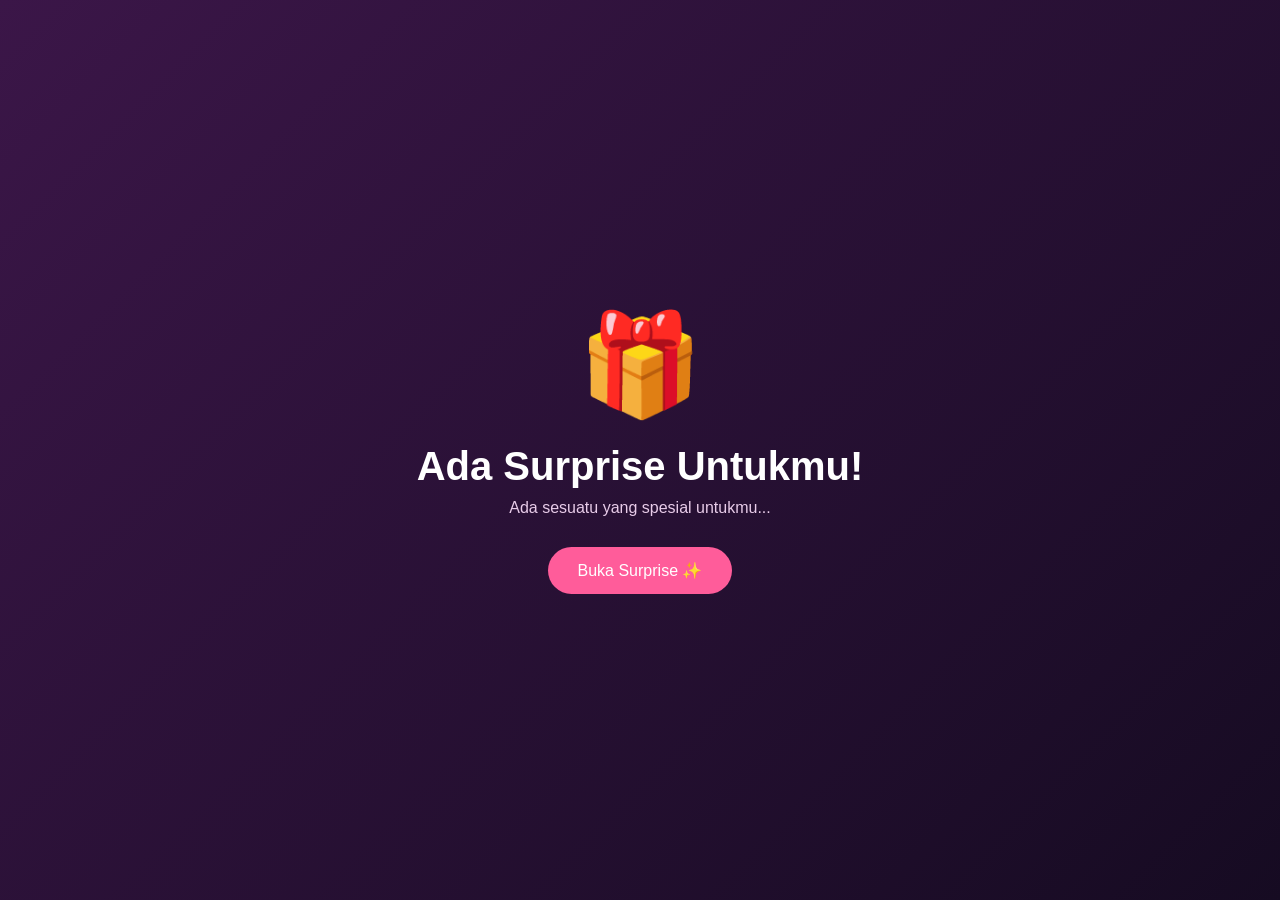
<file: birthday.html>
<!DOCTYPE html>
<html lang="id">

<head>
    <meta charset="UTF-8">
    <meta name="viewport" content="width=device-width, initial-scale=1.0">

    <title>Birthday Surprise 🎂</title>

    <link rel="stylesheet" href="birthday.css">
</head>

<body>

    <input type="checkbox" id="next1">
    <input type="checkbox" id="next2">
    <input type="checkbox" id="next3">


    <!-- PEMBUKA -->

    <section class="opening">

        <div class="gift">
            🎁
        </div>

        <h1>
            Ada Surprise Untukmu!
        </h1>

        <p>
            Ada sesuatu yang spesial untukmu...
        </p>

        <label for="next1" class="button">
            Buka Surprise ✨
        </label>

    </section>


    <!-- ULANG TAHUN -->

    <section class="page birthday">

        <div class="ribbon ribbon1">🎀</div>
        <div class="ribbon ribbon2">🎀</div>
        <div class="ribbon ribbon3">🎀</div>
        <div class="ribbon ribbon4">🎀</div>
        <div class="ribbon ribbon5">🎀</div>

        <div class="card">

            <div class="cake">
                🎂
            </div>

            <h1>
                Happy Birthday!
            </h1>

            <h2>
                Untuk Kamu 💖
            </h2>

            <p>
                Selamat ulang tahun! 🎉
            </p>

            <p>
                Semoga di umur yang baru ini
                kamu selalu diberikan kesehatan,
                kebahagiaan, dan kesuksesan.
            </p>

            <p>
                Semoga semua impian dan
                harapan baikmu bisa tercapai.
                ✨
            </p>

            <label for="next2" class="button">
                NEXT 💖
            </label>

        </div>

    </section>


    <!-- MAKE A WISH -->

    <section class="page wish-page">

        <div class="card">

            <div class="star">
                ✨
            </div>

            <h1>
                Make a Wish
            </h1>

            <p>
                Sekarang waktunya membuat satu harapan.
            </p>

            <p>
                Tuliskan harapanmu di bawah ini.
            </p>

            <textarea
                placeholder="Tulis harapanmu di sini..."
            ></textarea>

            <label for="next3" class="button">
                Kirim Harapan 💌
            </label>

        </div>

    </section>


    <!-- HASIL -->

    <section class="page result-page">

        <div class="card">

            <div class="stars">
                ✨ 🌟 ✨
            </div>

            <h1>
                Semoga Terkabul! 💖
            </h1>

            <p>
                Semoga harapan yang kamu tulis
                bisa menjadi kenyataan.
            </p>

            <p>
                Semoga setiap langkahmu diberikan
                kemudahan, setiap doamu diberikan
                jalan, dan semua impian baikmu
                perlahan menjadi nyata.
            </p>

            <h2>
                Aamiin 🤲✨
            </h2>

            <div class="final">
                Semoga terkabul! 💫
            </div>

            <div class="heart">
                ❤️
            </div>

        </div>

    </section>

</body>

</html>
</file>
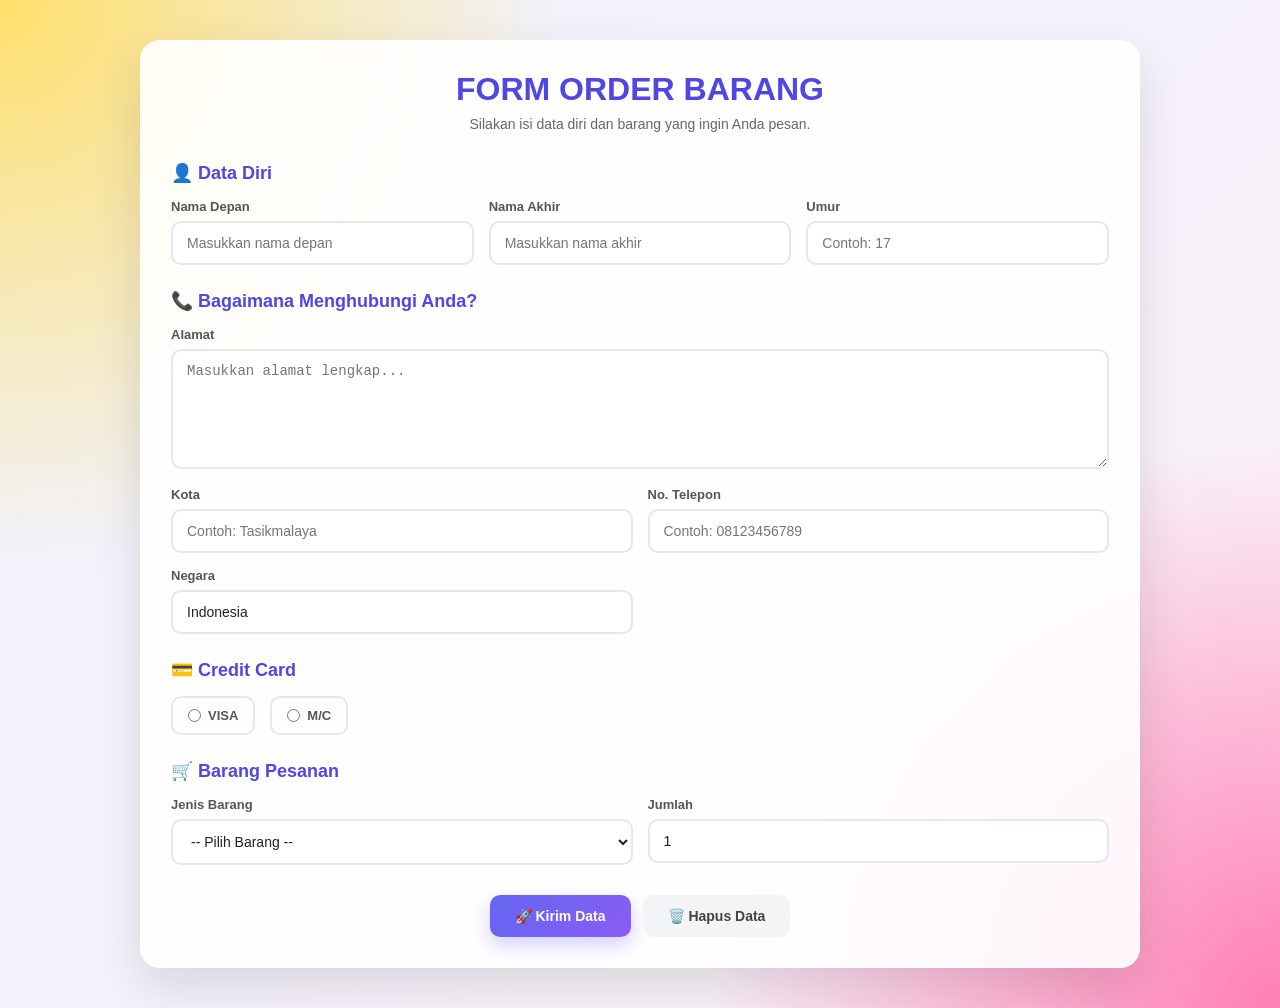
<file: form order.html>
<!DOCTYPE html>
<html lang="id">

<head>
    <meta charset="UTF-8">
    <meta name="viewport" content="width=device-width, initial-scale=1.0">

    <title>Form Order Barang</title>

    <style>
        /* =========================
           RESET
        ========================= */
        * {
            margin: 0;
            padding: 0;
            box-sizing: border-box;
        }

        body {
            font-family: Arial, Helvetica, sans-serif;
            min-height: 100vh;
            padding: 40px 20px;

            background:
                radial-gradient(circle at top left, #ffdf6b, transparent 35%),
                radial-gradient(circle at bottom right, #ff7eb3, transparent 35%),
                linear-gradient(135deg, #eef2ff, #fdf2f8);

            color: #222;
        }

        /* =========================
           CONTAINER
        ========================= */
        .container {
            max-width: 1000px;
            margin: auto;

            background: rgba(255, 255, 255, 0.9);
            backdrop-filter: blur(12px);

            border-radius: 20px;
            padding: 30px;

            box-shadow:
                0 20px 50px rgba(0, 0, 0, 0.12);

            border: 1px solid rgba(255, 255, 255, 0.8);
        }

        /* =========================
           HEADER
        ========================= */
        .header {
            text-align: center;
            margin-bottom: 30px;
        }

        .header h1 {
            font-size: 32px;
            color: #4f46e5;
            margin-bottom: 8px;
        }

        .header p {
            color: #666;
            font-size: 14px;
        }

        /* =========================
           FORM
        ========================= */
        form {
            width: 100%;
        }

        .section {
            margin-bottom: 25px;
        }

        .section-title {
            font-size: 18px;
            font-weight: bold;
            color: #4f46e5;
            margin-bottom: 15px;
        }

        .form-grid {
            display: grid;
            grid-template-columns: repeat(3, 1fr);
            gap: 15px;
        }

        .form-group {
            display: flex;
            flex-direction: column;
            gap: 7px;
        }

        label {
            font-size: 13px;
            font-weight: bold;
            color: #555;
        }

        input,
        textarea,
        select {
            width: 100%;
            padding: 12px 14px;

            border: 2px solid #e5e7eb;
            border-radius: 10px;

            background: #fff;
            color: #222;

            font-size: 14px;

            outline: none;

            transition: 0.25s;
        }

        input:focus,
        textarea:focus,
        select:focus {
            border-color: #6366f1;

            box-shadow:
                0 0 0 4px rgba(99, 102, 241, 0.12);
        }

        textarea {
            resize: vertical;
            min-height: 120px;
        }

        /* =========================
           CONTACT GRID
        ========================= */
        .contact-grid {
            display: grid;
            grid-template-columns: 1fr 1fr;
            gap: 15px;
        }

        /* =========================
           CREDIT CARD
        ========================= */
        .card-options {
            display: flex;
            gap: 15px;
            margin-top: 10px;
        }

        .radio-option {
            display: flex;
            align-items: center;
            gap: 7px;

            padding: 10px 15px;

            border: 2px solid #e5e7eb;
            border-radius: 10px;

            cursor: pointer;

            transition: 0.25s;
        }

        .radio-option:hover {
            border-color: #6366f1;
            background: #f5f3ff;
        }

        .radio-option input {
            width: auto;
        }

        /* =========================
           PRODUCT
        ========================= */
        .product-box {
            display: grid;
            grid-template-columns: 1fr 1fr;
            gap: 15px;
        }

        /* =========================
           BUTTON
        ========================= */
        .buttons {
            display: flex;
            justify-content: center;
            gap: 12px;

            margin-top: 30px;
        }

        button {
            border: none;
            padding: 13px 25px;

            border-radius: 10px;

            font-size: 14px;
            font-weight: bold;

            cursor: pointer;

            transition:
                transform 0.2s,
                box-shadow 0.2s,
                opacity 0.2s;
        }

        button:hover {
            transform: translateY(-2px);
        }

        .btn-submit {
            background: linear-gradient(135deg, #6366f1, #8b5cf6);
            color: white;

            box-shadow:
                0 8px 20px rgba(99, 102, 241, 0.3);
        }

        .btn-reset {
            background: #f3f4f6;
            color: #444;
        }

        .btn-reset:hover {
            background: #e5e7eb;
        }

        /* =========================
           MESSAGE
        ========================= */
        #message {
            display: none;

            margin-top: 20px;
            padding: 15px;

            border-radius: 10px;

            text-align: center;
            font-size: 14px;
            font-weight: bold;
        }

        #message.success {
            display: block;

            background: #dcfce7;
            color: #166534;

            border: 1px solid #86efac;
        }

        /* =========================
           RESPONSIVE
        ========================= */
        @media (max-width: 700px) {

            body {
                padding: 20px 10px;
            }

            .container {
                padding: 20px;
                border-radius: 15px;
            }

            .header h1 {
                font-size: 25px;
            }

            .form-grid,
            .contact-grid,
            .product-box {
                grid-template-columns: 1fr;
            }

            .buttons {
                flex-direction: column;
            }

            button {
                width: 100%;
            }
        }
    </style>
</head>

<body>

    <div class="container">

        <!-- HEADER -->
        <div class="header">
            <h1>FORM ORDER BARANG</h1>
            <p>Silakan isi data diri dan barang yang ingin Anda pesan.</p>
        </div>


        <form id="orderForm">

            <!-- DATA DIRI -->
            <div class="section">

                <div class="section-title">
                    👤 Data Diri
                </div>

                <div class="form-grid">

                    <div class="form-group">
                        <label for="namaDepan">Nama Depan</label>
                        <input
                            type="text"
                            id="namaDepan"
                            placeholder="Masukkan nama depan"
                            required
                        >
                    </div>

                    <div class="form-group">
                        <label for="namaAkhir">Nama Akhir</label>
                        <input
                            type="text"
                            id="namaAkhir"
                            placeholder="Masukkan nama akhir"
                            required
                        >
                    </div>

                    <div class="form-group">
                        <label for="umur">Umur</label>
                        <input
                            type="number"
                            id="umur"
                            placeholder="Contoh: 17"
                            min="1"
                            max="100"
                            required
                        >
                    </div>

                </div>

            </div>


            <!-- KONTAK -->
            <div class="section">

                <div class="section-title">
                    📞 Bagaimana Menghubungi Anda?
                </div>

                <div class="form-group">

                    <label for="alamat">Alamat</label>

                    <textarea
                        id="alamat"
                        placeholder="Masukkan alamat lengkap..."
                        required
                    ></textarea>

                </div>

                <br>

                <div class="contact-grid">

                    <div class="form-group">
                        <label for="kota">Kota</label>

                        <input
                            type="text"
                            id="kota"
                            placeholder="Contoh: Tasikmalaya"
                            required
                        >
                    </div>


                    <div class="form-group">
                        <label for="telepon">No. Telepon</label>

                        <input
                            type="tel"
                            id="telepon"
                            placeholder="Contoh: 08123456789"
                            required
                        >
                    </div>


                    <div class="form-group">
                        <label for="negara">Negara</label>

                        <input
                            type="text"
                            id="negara"
                            value="Indonesia"
                            required
                        >
                    </div>

                </div>

            </div>


            <!-- CREDIT CARD -->
            <div class="section">

                <div class="section-title">
                    💳 Credit Card
                </div>

                <div class="card-options">

                    <label class="radio-option">
                        <input
                            type="radio"
                            name="kartu"
                            value="VISA"
                            required
                        >

                        VISA
                    </label>


                    <label class="radio-option">
                        <input
                            type="radio"
                            name="kartu"
                            value="MasterCard"
                        >

                        M/C
                    </label>

                </div>

            </div>


            <!-- BARANG -->
            <div class="section">

                <div class="section-title">
                    🛒 Barang Pesanan
                </div>

                <div class="product-box">

                    <div class="form-group">

                        <label for="barang">
                            Jenis Barang
                        </label>

                        <select id="barang" required>

                            <option value="">
                                -- Pilih Barang --
                            </option>

                            <option value="Pentium I">
                                Pentium I
                            </option>

                            <option value="Pentium II">
                                Pentium II
                            </option>

                            <option value="Pentium III">
                                Pentium III
                            </option>

                        </select>

                    </div>


                    <div class="form-group">

                        <label for="jumlah">
                            Jumlah
                        </label>

                        <input
                            type="number"
                            id="jumlah"
                            min="1"
                            value="1"
                            required
                        >

                    </div>

                </div>

            </div>


            <!-- BUTTON -->
            <div class="buttons">

                <button
                    type="submit"
                    class="btn-submit"
                >
                    🚀 Kirim Data
                </button>

                <button
                    type="reset"
                    class="btn-reset"
                    id="resetButton"
                >
                    🗑️ Hapus Data
                </button>

            </div>


            <!-- MESSAGE -->
            <div id="message"></div>

        </form>

    </div>


    <!-- =========================
         JAVASCRIPT
    ========================= -->

    <script>

        const form = document.getElementById("orderForm");
        const message = document.getElementById("message");
        const resetButton = document.getElementById("resetButton");


        // Ketika form dikirim
        form.addEventListener("submit", function(event) {

            // Mencegah halaman refresh
            event.preventDefault();

            const namaDepan =
                document.getElementById("namaDepan").value;

            const namaAkhir =
                document.getElementById("namaAkhir").value;

            const barang =
                document.getElementById("barang").value;

            const jumlah =
                document.getElementById("jumlah").value;


            message.className = "success";

            message.innerHTML =
                `✅ Pesanan berhasil dibuat!<br>
                Terima kasih, ${namaDepan} ${namaAkhir}.<br>
                Pesanan: ${barang} (${jumlah} unit).`;

        });


        // Ketika tombol reset ditekan
        resetButton.addEventListener("click", function() {

            message.style.display = "none";

        });

    </script>

</body>

</html>
</file>
<file: birthday.css>
* {
    padding: 0;
    margin: 0;
    box-sizing: border-box;
}

body {
    font-family: Arial, sans-serif;
    overflow: hidden;
}


/* CHECKBOX */

input {
    display: none;
}


/* PEMBUKA */

.opening {
    width: 100%;
    height: 100vh;

    display: flex;
    flex-direction: column;
    justify-content: center;
    align-items: center;

    text-align: center;

    background: linear-gradient(
        135deg,
        #3b1648,
        #160b22
    );

    color: white;

    padding: 20px;
}

.gift {
    font-size: 100px;

    animation: goyang 2s infinite;
}

.opening h1 {
    font-size: 40px;

    margin: 20px 0 10px;
}

.opening p {
    color: #e8cce9;

    margin-bottom: 30px;
}


/* HALAMAN */

.page {
    display: none;

    width: 100%;
    height: 100vh;

    justify-content: center;
    align-items: center;

    text-align: center;

    padding: 20px;

    position: relative;

    overflow: hidden;
}


/* BACKGROUND */

.birthday {
    background: linear-gradient(
        135deg,
        #672b70,
        #1a0b27
    );
}

.wish-page {
    background: linear-gradient(
        135deg,
        #2d1748,
        #11091c
    );
}

.result-page {
    background: linear-gradient(
        135deg,
        #ff9ab7,
        #c77dff
    );
}


/* PINDAH HALAMAN */

#next1:checked ~ .opening {
    display: none;
}

#next1:checked ~ .birthday {
    display: flex;
}


#next2:checked ~ .birthday {
    display: none;
}

#next2:checked ~ .wish-page {
    display: flex;
}


#next3:checked ~ .wish-page {
    display: none;
}

#next3:checked ~ .result-page {
    display: flex;
}


/* CARD */

.card {
    width: 550px;
    max-width: 100%;

    padding: 45px 35px;

    background-color: rgba(255, 255, 255, 0.95);

    border-radius: 30px;

    text-align: center;

    box-shadow:
        0 20px 50px rgba(0, 0, 0, 0.35);

    animation: muncul 1s ease;

    position: relative;

    z-index: 5;
}


/* TEXT */

.card h1 {
    color: #ff4f91;

    font-size: 45px;

    margin: 15px 0;
}

.card h2 {
    color: #713c75;

    margin-bottom: 20px;
}

.card p {
    color: #666;

    line-height: 1.7;

    margin: 15px 0;
}


/* BUTTON */

.button {
    display: inline-block;

    border: none;

    background-color: #ff5c9a;

    color: white;

    padding: 14px 30px;

    border-radius: 30px;

    font-size: 16px;

    cursor: pointer;

    transition: 0.3s;
}

.button:hover {
    background-color: #ff3d84;

    transform: scale(1.08);
}


/* CAKE */

.cake {
    font-size: 80px;

    animation: goyang 2s infinite;
}


/* STAR */

.star {
    font-size: 80px;

    animation: berputar 3s infinite;
}


/* TEXTAREA */

textarea {
    width: 100%;

    height: 120px;

    padding: 15px;

    margin: 20px 0;

    resize: none;

    border: 2px solid #ffc2d9;

    border-radius: 15px;

    outline: none;

    font-family: Arial, sans-serif;

    font-size: 15px;
}

textarea:focus {
    border-color: #ff5c9a;
}


/* HASIL */

.stars {
    font-size: 30px;

    margin-bottom: 15px;
}

.final {
    color: #ff4f91;

    font-size: 22px;

    font-weight: bold;

    margin-top: 20px;
}

.heart {
    font-size: 50px;

    margin-top: 15px;

    animation: detak 1s infinite;
}


/* PITA */

.ribbon {
    position: absolute;

    font-size: 50px;

    animation: terbang 5s infinite;

    z-index: 2;
}

.ribbon1 {
    left: 10%;
    bottom: -50px;
}

.ribbon2 {
    left: 30%;
    bottom: -100px;

    animation-delay: 1s;
}

.ribbon3 {
    right: 20%;
    bottom: -80px;

    animation-delay: 2s;
}

.ribbon4 {
    right: 10%;
    bottom: -100px;

    animation-delay: 3s;
}

.ribbon5 {
    left: 50%;
    bottom: -100px;

    animation-delay: 4s;
}


/* ANIMASI */

@keyframes muncul {

    from {
        opacity: 0;

        transform:
            scale(0.7)
            translateY(50px);
    }

    to {
        opacity: 1;

        transform:
            scale(1)
            translateY(0);
    }
}


@keyframes goyang {

    0% {
        transform: rotate(-5deg);
    }

    50% {
        transform: rotate(5deg);
    }

    100% {
        transform: rotate(-5deg);
    }
}


@keyframes berputar {

    0% {
        transform: rotate(0deg);
    }

    50% {
        transform: rotate(180deg);
    }

    100% {
        transform: rotate(360deg);
    }
}


@keyframes detak {

    0% {
        transform: scale(1);
    }

    50% {
        transform: scale(1.2);
    }

    100% {
        transform: scale(1);
    }
}


@keyframes terbang {

    0% {
        transform:
            translateY(100px)
            rotate(0deg);

        opacity: 0;
    }

    20% {
        opacity: 1;
    }

    100% {
        transform:
            translateY(-1000px)
            translateX(150px)
            rotate(360deg);

        opacity: 0;
    }
}


/* HP */

@media screen and (max-width: 600px) {

    .opening h1 {
        font-size: 28px;
    }

    .gift {
        font-size: 80px;
    }

    .card {
        padding: 35px 20px;
    }

    .card h1 {
        font-size: 35px;
    }

    .cake {
        font-size: 60px;
    }

}
</file>
